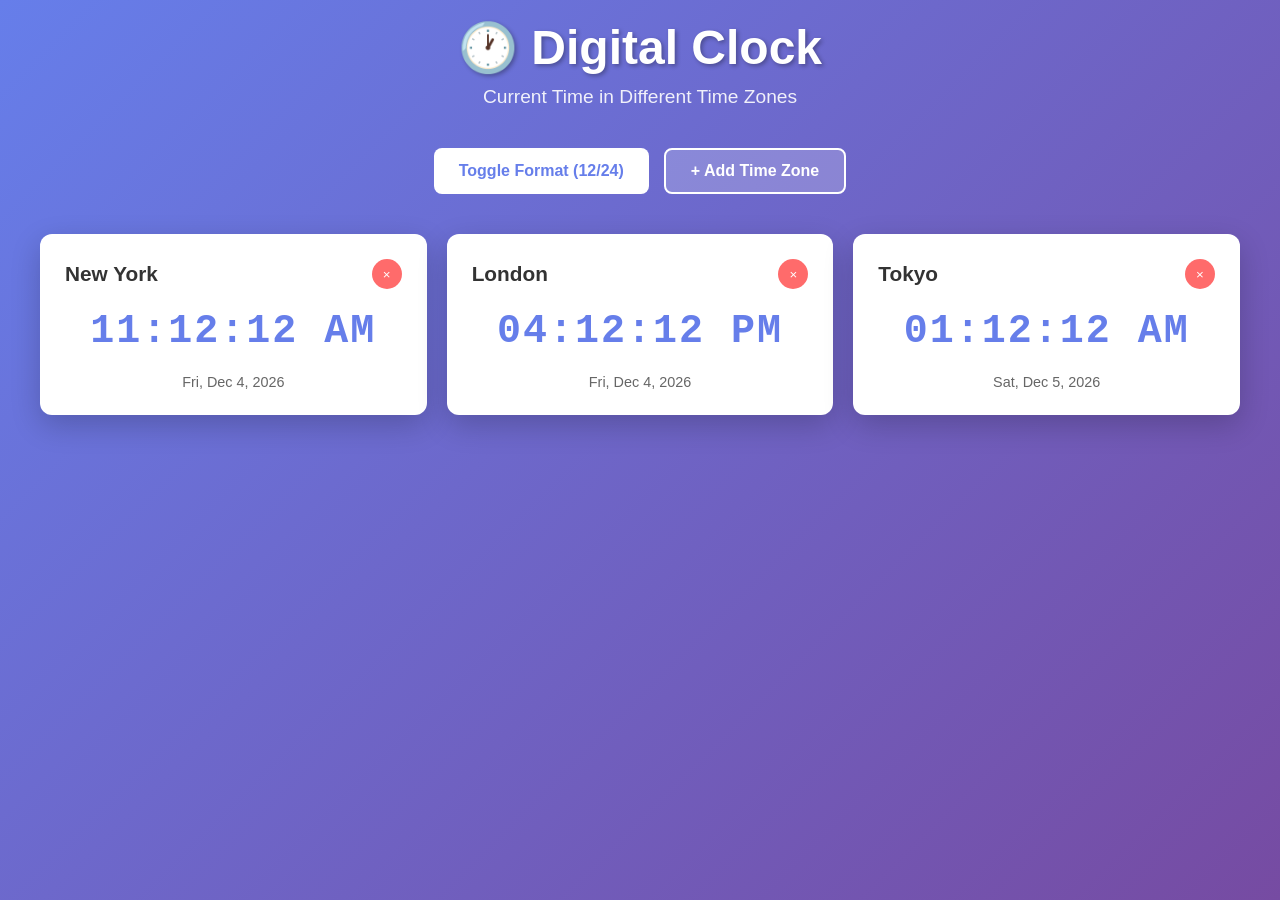
<file: clock.html>
<!DOCTYPE html>
<html lang="en">
<head>
    <meta charset="UTF-8">
    <meta name="viewport" content="width=device-width, initial-scale=1.0">
    <title>Digital Clock - Multiple Time Zones</title>
    <link rel="stylesheet" href="clock.css">
</head>
<body>
    <div class="container">
        <div class="header">
            <h1>🕐 Digital Clock</h1>
            <p>Current Time in Different Time Zones</p>
        </div>

        <div class="controls">
            <button class="btn btn-primary" onclick="toggleFormat()">Toggle Format (12/24)</button>
            <button class="btn btn-secondary" onclick="addTimeZone()">+ Add Time Zone</button>
        </div>

        <div class="clocks-grid" id="clocksContainer">
            <!-- Clock cards will be generated here -->
        </div>

        <div class="add-timezone-modal" id="addTimezoneModal">
            <div class="modal-content">
                <h2>Add Time Zone</h2>
                <select id="timezoneSelect">
                    <option value="">Select a time zone...</option>
                </select>
                <div class="modal-buttons">
                    <button class="btn btn-primary" onclick="confirmAddTimeZone()">Add</button>
                    <button class="btn btn-secondary" onclick="closeAddTimeZone()">Cancel</button>
                </div>
            </div>
        </div>
    </div>

    <script src="clock.js"></script>
</body>
</html>
</file>
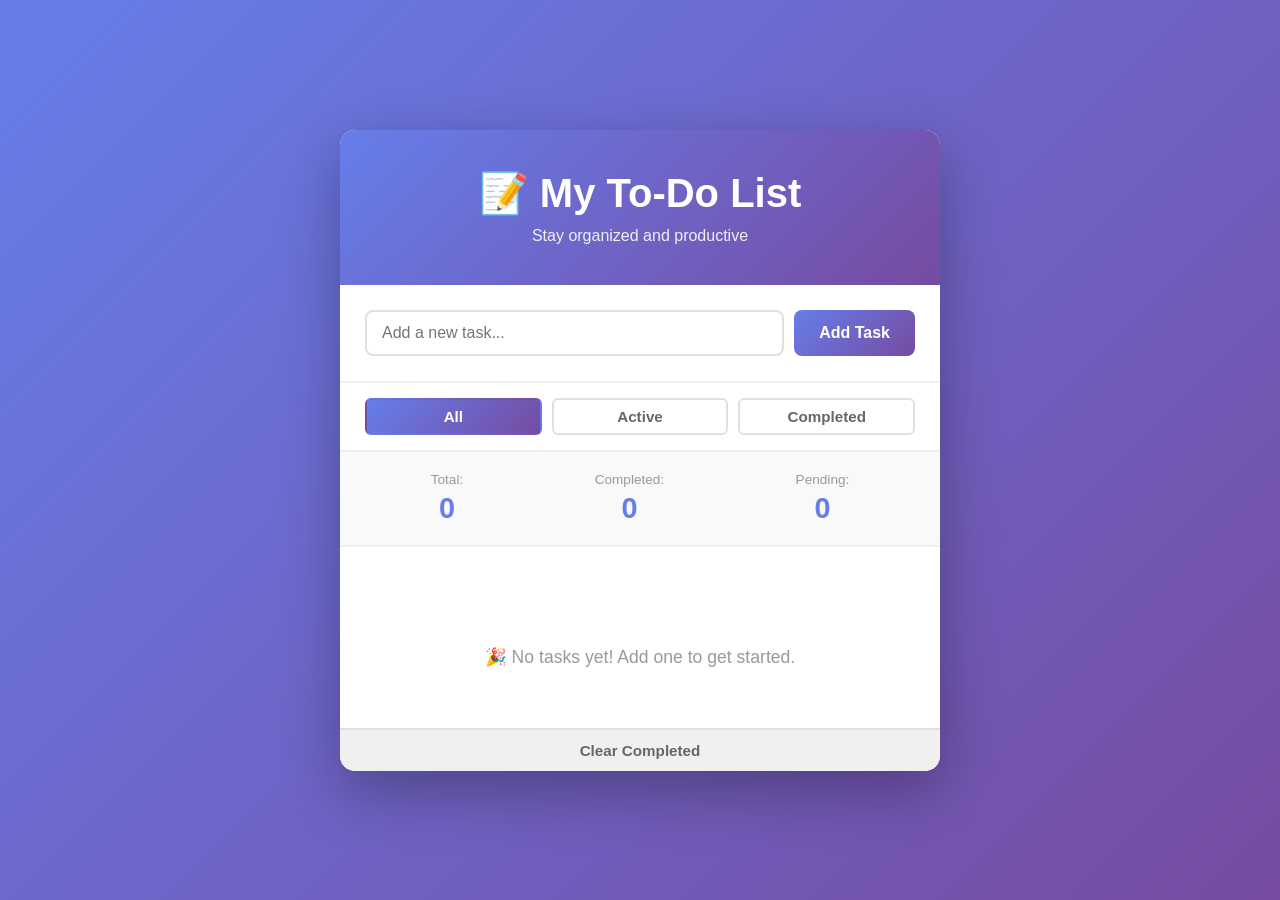
<file: todo.html>
<!DOCTYPE html>
<html lang="en">
<head>
    <meta charset="UTF-8">
    <meta name="viewport" content="width=device-width, initial-scale=1.0">
    <title>To-Do List App</title>
    <link rel="stylesheet" href="todo.css">
</head>
<body>
    <div class="container">
        <div class="todo-wrapper">
            <div class="header">
                <h1>📝 My To-Do List</h1>
                <p>Stay organized and productive</p>
            </div>

            <div class="input-section">
                <input 
                    type="text" 
                    id="todoInput" 
                    class="todo-input" 
                    placeholder="Add a new task..."
                    onkeypress="handleKeyPress(event)"
                >
                <button class="add-btn" onclick="addTodo()">Add Task</button>
            </div>

            <div class="filter-buttons">
                <button class="filter-btn active" onclick="filterTodos('all')">All</button>
                <button class="filter-btn" onclick="filterTodos('active')">Active</button>
                <button class="filter-btn" onclick="filterTodos('completed')">Completed</button>
            </div>

            <div class="stats">
                <div class="stat-item">
                    <span class="stat-label">Total:</span>
                    <span class="stat-value" id="totalCount">0</span>
                </div>
                <div class="stat-item">
                    <span class="stat-label">Completed:</span>
                    <span class="stat-value" id="completedCount">0</span>
                </div>
                <div class="stat-item">
                    <span class="stat-label">Pending:</span>
                    <span class="stat-value" id="pendingCount">0</span>
                </div>
            </div>

            <div class="todo-list" id="todoList">
                <!-- To-do items will be generated here -->
            </div>

            <div class="empty-state" id="emptyState">
                <p>🎉 No tasks yet! Add one to get started.</p>
            </div>

            <button class="clear-btn" onclick="clearCompleted()">Clear Completed</button>
        </div>
    </div>

    <script src="todo.js"></script>
</body>
</html>
</file>
<file: clock.css>
* {
    margin: 0;
    padding: 0;
    box-sizing: border-box;
}

body {
    font-family: 'Segoe UI', Tahoma, Geneva, Verdana, sans-serif;
    background: linear-gradient(135deg, #667eea 0%, #764ba2 100%);
    min-height: 100vh;
    padding: 20px;
}

.container {
    max-width: 1200px;
    margin: 0 auto;
}

.header {
    text-align: center;
    color: white;
    margin-bottom: 40px;
}

.header h1 {
    font-size: 3rem;
    margin-bottom: 10px;
    text-shadow: 2px 2px 4px rgba(0, 0, 0, 0.3);
}

.header p {
    font-size: 1.2rem;
    opacity: 0.9;
}

.controls {
    display: flex;
    justify-content: center;
    gap: 15px;
    margin-bottom: 40px;
    flex-wrap: wrap;
}

.btn {
    padding: 12px 25px;
    border: none;
    border-radius: 8px;
    font-size: 1rem;
    font-weight: 600;
    cursor: pointer;
    transition: all 0.3s ease;
}

.btn-primary {
    background: white;
    color: #667eea;
}

.btn-primary:hover {
    transform: translateY(-2px);
    box-shadow: 0 8px 16px rgba(0, 0, 0, 0.2);
}

.btn-secondary {
    background: rgba(255, 255, 255, 0.2);
    color: white;
    border: 2px solid white;
}

.btn-secondary:hover {
    background: rgba(255, 255, 255, 0.3);
    transform: translateY(-2px);
}

.clocks-grid {
    display: grid;
    grid-template-columns: repeat(auto-fill, minmax(300px, 1fr));
    gap: 20px;
    margin-bottom: 40px;
}

.clock-card {
    background: white;
    border-radius: 12px;
    padding: 25px;
    box-shadow: 0 10px 30px rgba(0, 0, 0, 0.2);
    transition: transform 0.3s ease, box-shadow 0.3s ease;
}

.clock-card:hover {
    transform: translateY(-5px);
    box-shadow: 0 15px 40px rgba(0, 0, 0, 0.3);
}

.clock-header {
    display: flex;
    justify-content: space-between;
    align-items: center;
    margin-bottom: 15px;
}

.timezone-name {
    font-size: 1.3rem;
    font-weight: 600;
    color: #333;
}

.clock-remove {
    background: #ff6b6b;
    color: white;
    border: none;
    border-radius: 50%;
    width: 30px;
    height: 30px;
    cursor: pointer;
    display: flex;
    align-items: center;
    justify-content: center;
    transition: background 0.3s ease;
}

.clock-remove:hover {
    background: #ff5252;
}

.clock-display {
    font-size: 2.5rem;
    font-weight: bold;
    color: #667eea;
    text-align: center;
    font-family: 'Courier New', monospace;
    margin: 20px 0;
    letter-spacing: 2px;
}

.clock-info {
    font-size: 0.9rem;
    color: #666;
    text-align: center;
}

.add-timezone-modal {
    display: none;
    position: fixed;
    top: 0;
    left: 0;
    right: 0;
    bottom: 0;
    background: rgba(0, 0, 0, 0.5);
    z-index: 1000;
    justify-content: center;
    align-items: center;
}

.add-timezone-modal.show {
    display: flex;
}

.modal-content {
    background: white;
    border-radius: 12px;
    padding: 30px;
    max-width: 400px;
    width: 90%;
    box-shadow: 0 20px 60px rgba(0, 0, 0, 0.3);
}

.modal-content h2 {
    margin-bottom: 20px;
    color: #333;
}

.modal-content select {
    width: 100%;
    padding: 10px;
    border: 2px solid #667eea;
    border-radius: 8px;
    font-size: 1rem;
    margin-bottom: 20px;
}

.modal-buttons {
    display: flex;
    gap: 10px;
}

.modal-buttons .btn {
    flex: 1;
}

@media (max-width: 768px) {
    .header h1 {
        font-size: 2rem;
    }

    .clocks-grid {
        grid-template-columns: 1fr;
    }

    .clock-display {
        font-size: 2rem;
    }
}
</file>
<file: todo.css>
* {
    margin: 0;
    padding: 0;
    box-sizing: border-box;
}

body {
    font-family: 'Segoe UI', Tahoma, Geneva, Verdana, sans-serif;
    background: linear-gradient(135deg, #667eea 0%, #764ba2 100%);
    min-height: 100vh;
    padding: 20px;
    display: flex;
    justify-content: center;
    align-items: center;
}

.container {
    width: 100%;
    max-width: 600px;
}

.todo-wrapper {
    background: white;
    border-radius: 15px;
    box-shadow: 0 20px 60px rgba(0, 0, 0, 0.3);
    overflow: hidden;
}

.header {
    background: linear-gradient(135deg, #667eea 0%, #764ba2 100%);
    color: white;
    padding: 40px 20px;
    text-align: center;
}

.header h1 {
    font-size: 2.5rem;
    margin-bottom: 10px;
}

.header p {
    font-size: 1rem;
    opacity: 0.9;
}

.input-section {
    display: flex;
    gap: 10px;
    padding: 25px;
    border-bottom: 2px solid #f0f0f0;
}

.todo-input {
    flex: 1;
    padding: 12px 15px;
    border: 2px solid #e0e0e0;
    border-radius: 8px;
    font-size: 1rem;
    transition: border-color 0.3s ease;
}

.todo-input:focus {
    outline: none;
    border-color: #667eea;
    box-shadow: 0 0 0 3px rgba(102, 126, 234, 0.1);
}

.add-btn {
    padding: 12px 25px;
    background: linear-gradient(135deg, #667eea 0%, #764ba2 100%);
    color: white;
    border: none;
    border-radius: 8px;
    font-size: 1rem;
    font-weight: 600;
    cursor: pointer;
    transition: transform 0.2s ease, box-shadow 0.2s ease;
}

.add-btn:hover {
    transform: translateY(-2px);
    box-shadow: 0 5px 15px rgba(102, 126, 234, 0.4);
}

.add-btn:active {
    transform: translateY(0);
}

.filter-buttons {
    display: flex;
    gap: 10px;
    padding: 15px 25px;
    border-bottom: 2px solid #f0f0f0;
}

.filter-btn {
    flex: 1;
    padding: 8px 12px;
    border: 2px solid #e0e0e0;
    background: white;
    border-radius: 6px;
    cursor: pointer;
    font-size: 0.95rem;
    font-weight: 600;
    color: #666;
    transition: all 0.3s ease;
}

.filter-btn:hover {
    border-color: #667eea;
    color: #667eea;
}

.filter-btn.active {
    background: linear-gradient(135deg, #667eea 0%, #764ba2 100%);
    color: white;
    border-color: transparent;
}

.stats {
    display: flex;
    justify-content: space-around;
    padding: 20px 25px;
    background: #f9f9f9;
    border-bottom: 2px solid #f0f0f0;
}

.stat-item {
    text-align: center;
}

.stat-label {
    display: block;
    font-size: 0.85rem;
    color: #999;
    margin-bottom: 5px;
}

.stat-value {
    display: block;
    font-size: 1.8rem;
    font-weight: bold;
    color: #667eea;
}

.todo-list {
    padding: 20px;
    max-height: 400px;
    overflow-y: auto;
}

.todo-item {
    display: flex;
    align-items: center;
    gap: 15px;
    padding: 15px;
    background: #f9f9f9;
    border-radius: 8px;
    margin-bottom: 10px;
    transition: all 0.3s ease;
    border-left: 4px solid #e0e0e0;
}

.todo-item:hover {
    background: #f0f0f0;
    border-left-color: #667eea;
    box-shadow: 0 4px 12px rgba(0, 0, 0, 0.08);
}

.todo-item.completed {
    opacity: 0.6;
}

.todo-item.completed .todo-text {
    text-decoration: line-through;
    color: #999;
}

.checkbox {
    width: 24px;
    height: 24px;
    cursor: pointer;
    accent-color: #667eea;
}

.todo-text {
    flex: 1;
    font-size: 1rem;
    color: #333;
    word-break: break-word;
}

.todo-delete {
    background: #ff6b6b;
    color: white;
    border: none;
    border-radius: 6px;
    width: 32px;
    height: 32px;
    cursor: pointer;
    display: flex;
    align-items: center;
    justify-content: center;
    font-size: 1.2rem;
    transition: all 0.3s ease;
}

.todo-delete:hover {
    background: #ff5252;
    transform: scale(1.1);
}

.empty-state {
    text-align: center;
    padding: 60px 25px;
    color: #999;
    font-size: 1.1rem;
    display: none;
}

.empty-state.show {
    display: block;
}

.clear-btn {
    width: 100%;
    padding: 12px;
    background: #f0f0f0;
    color: #666;
    border: none;
    font-size: 0.95rem;
    font-weight: 600;
    cursor: pointer;
    transition: all 0.3s ease;
    border-top: 2px solid #e0e0e0;
}

.clear-btn:hover {
    background: #e0e0e0;
    color: #333;
}

/* Scrollbar styling */
.todo-list::-webkit-scrollbar {
    width: 8px;
}

.todo-list::-webkit-scrollbar-track {
    background: #f1f1f1;
}

.todo-list::-webkit-scrollbar-thumb {
    background: #667eea;
    border-radius: 4px;
}

.todo-list::-webkit-scrollbar-thumb:hover {
    background: #764ba2;
}

@media (max-width: 600px) {
    .header h1 {
        font-size: 2rem;
    }

    .input-section {
        flex-direction: column;
    }

    .add-btn {
        width: 100%;
    }

    .filter-buttons {
        flex-direction: column;
    }

    .filter-btn {
        width: 100%;
    }

    .stats {
        flex-direction: column;
        gap: 15px;
    }
}
</file>
